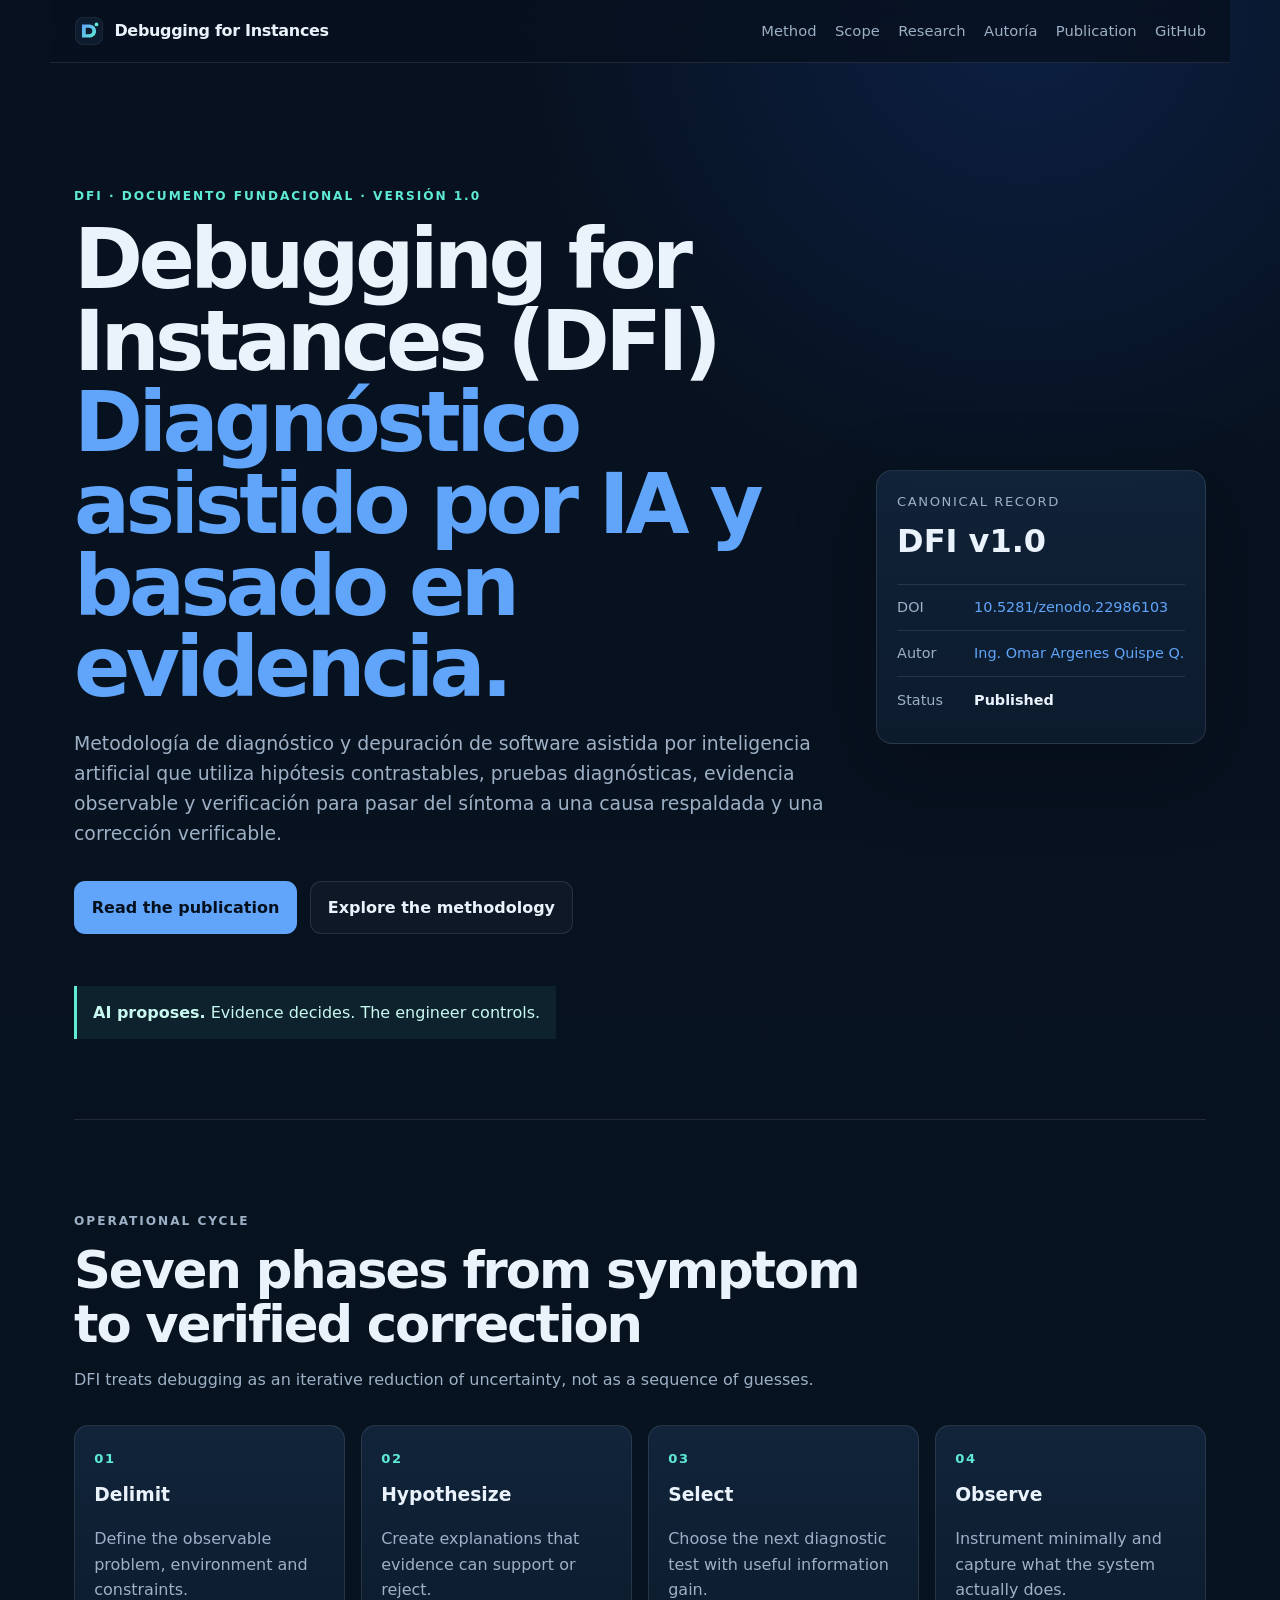
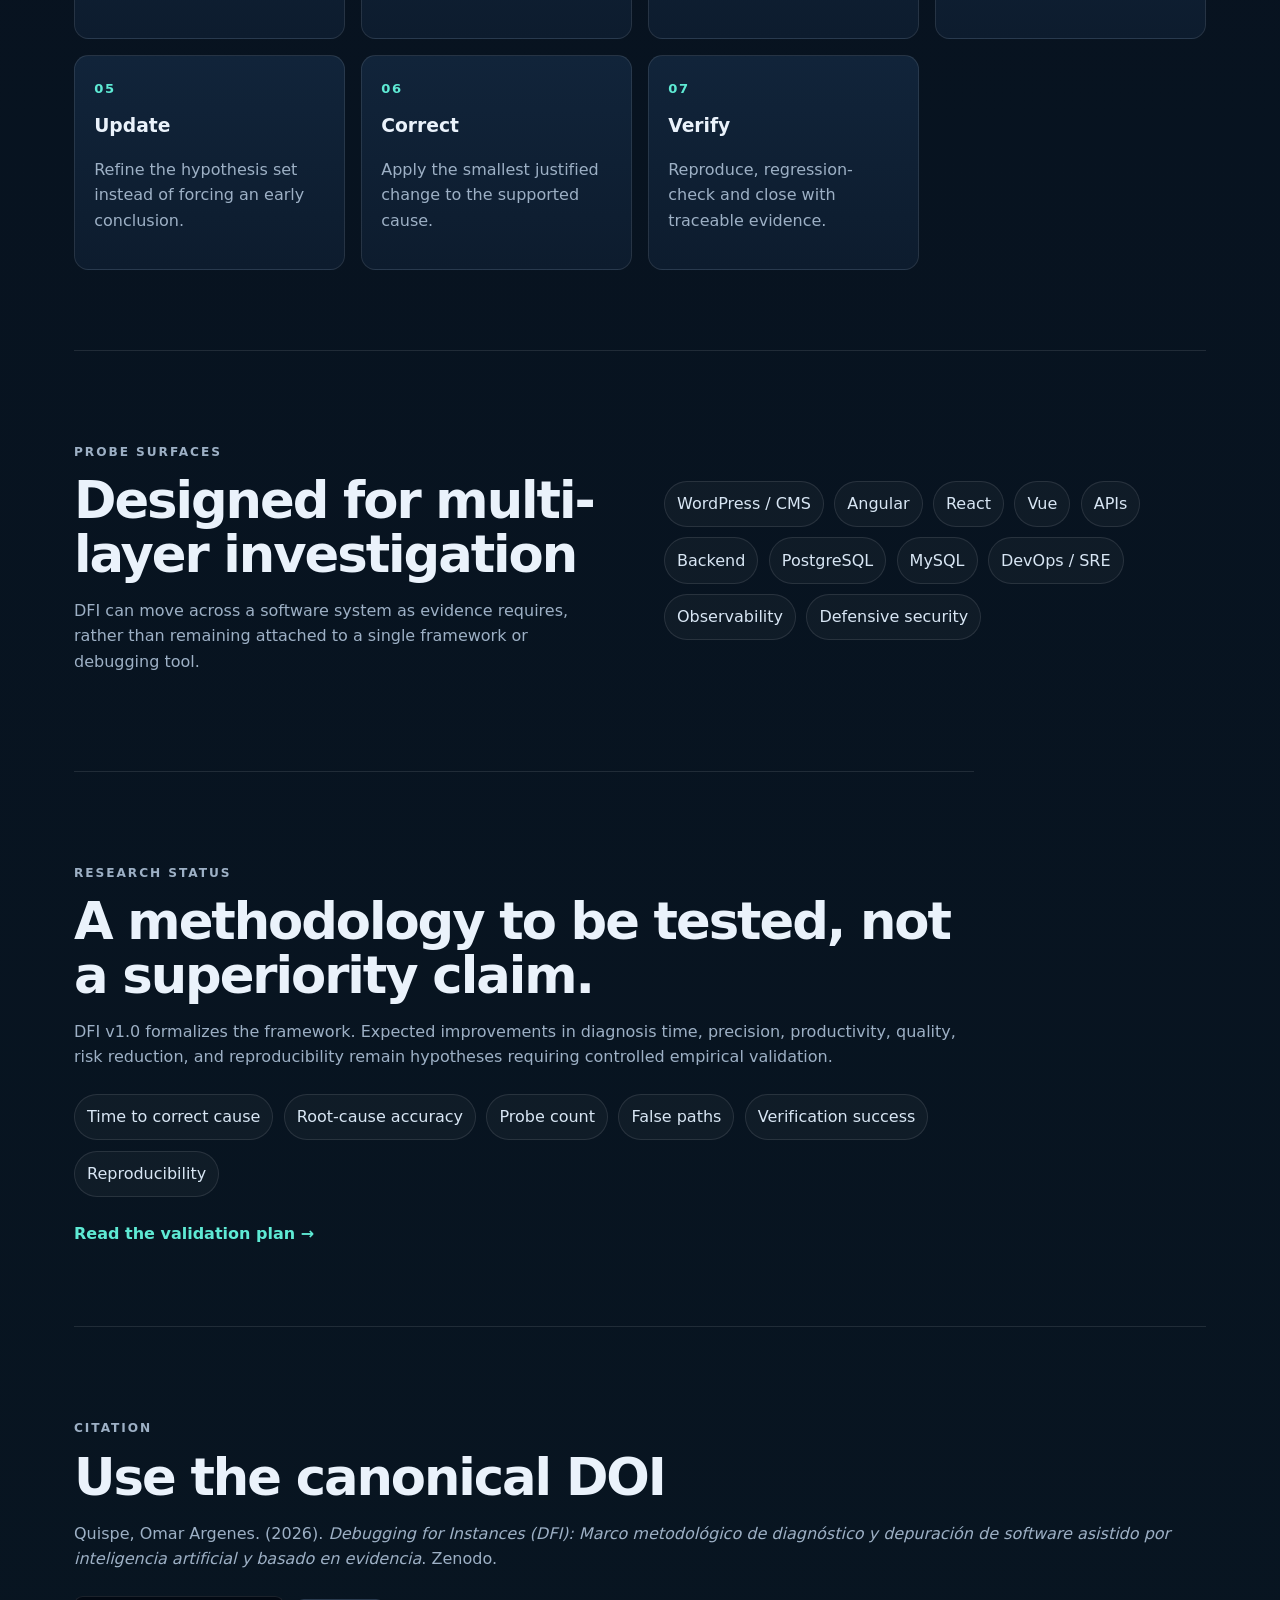
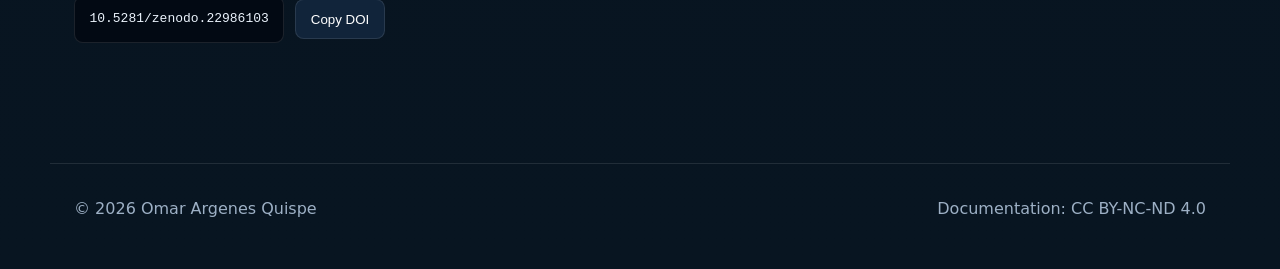
<file: docs/index.html>
<!doctype html>
<html lang="es">
<head>
  <meta charset="utf-8">
  <meta name="viewport" content="width=device-width, initial-scale=1">
  <meta name="google-site-verification" content="GVbjMVSxtVr1FEWSXfTWmgoDtHno2F3vWxTiJw6ibtg" />
  <meta name="description" content="Debugging for Instances (DFI): metodología de diagnóstico y depuración de software asistida por inteligencia artificial y basada en evidencia, desarrollada por Ing. Omar Argenes Quispe Q.">
  <meta name="author" content="Omar Argenes Quispe">
  <meta name="citation_title" content="Debugging for Instances (DFI): Marco metodológico de diagnóstico y depuración de software asistido por inteligencia artificial y basado en evidencia">
  <meta name="citation_author" content="Omar Argenes Quispe">
  <meta name="citation_publication_date" content="2026-09-27">
  <meta name="citation_doi" content="10.5281/zenodo.22986103">
  <title>Debugging for Instances (DFI) — Ing. Omar Argenes Quispe Q.</title>
  <meta name="robots" content="index,follow,max-image-preview:large">
  <link rel="canonical" href="https://omarargenes.github.io/debugging-for-instances/">
  <meta property="og:type" content="article">
  <meta property="og:title" content="Debugging for Instances (DFI)">
  <meta property="og:description" content="Metodología de diagnóstico y depuración de software asistida por IA y basada en evidencia.">
  <meta property="og:url" content="https://omarargenes.github.io/debugging-for-instances/">
  <meta property="article:published_time" content="2026-09-27">
  <meta name="twitter:card" content="summary">
  <script type="application/ld+json">
  {
    "@context": "https://schema.org",
    "@type": "CreativeWork",
    "name": "Debugging for Instances (DFI): Marco metodológico de diagnóstico y depuración de software asistido por inteligencia artificial y basado en evidencia",
    "alternateName": "Debugging for Instances (DFI)",
    "description": "Metodología de diagnóstico y depuración de software asistida por inteligencia artificial que utiliza hipótesis contrastables, pruebas diagnósticas adaptativas, instrumentación controlada y evidencia observable para identificar la causa de un comportamiento y verificar una corrección.",
    "author": {
      "@type": "Person",
      "name": "Ing. Omar Argenes Quispe Q.",
      "url": "https://orcid.org/0009-0009-7371-1384",
      "sameAs": [
        "https://orcid.org/0009-0009-7371-1384",
        "https://github.com/OmarArgenes",
        "https://omar-argenes.netlify.app/"
      ]
    },
    "datePublished": "2026-09-27",
    "inLanguage": "es",
    "version": "1.0",
    "identifier": "https://doi.org/10.5281/zenodo.22986103",
    "url": "https://doi.org/10.5281/zenodo.22986103",
    "sameAs": [
      "https://zenodo.org/records/22986103",
      "https://github.com/OmarArgenes/debugging-for-instances"
    ],
    "license": "https://creativecommons.org/licenses/by-nc-nd/4.0/",
    "keywords": [
      "Debugging for Instances",
      "DFI",
      "software debugging",
      "AI-assisted debugging",
      "evidence-based debugging",
      "software engineering",
      "observability",
      "root cause analysis"
    ]
  }
  </script>
  <link rel="icon" href="assets/dfi-mark.svg" type="image/svg+xml">
  <link rel="stylesheet" href="assets/styles.css">
  <link rel="alternate" type="text/plain" href="llms.txt" title="DFI machine-readable guide">
</head>
<body>
  <header class="nav">
    <a class="brand" href="./"><img src="assets/dfi-mark.svg" alt="DFI"><span>Debugging for Instances</span></a>
    <nav>
      <a href="#method">Method</a>
      <a href="#scope">Scope</a>
      <a href="#research">Research</a>
      <a href="research.html">Autoría</a>
      <a href="https://doi.org/10.5281/zenodo.22986103">Publication</a>
      <a href="https://github.com/OmarArgenes/debugging-for-instances">GitHub</a>
    </nav>
  </header>

  <main>
    <section class="hero">
      <div class="hero-copy">
        <p class="eyebrow">DFI · Documento fundacional · Versión 1.0</p>
        <h1>Debugging for Instances (DFI)<br><span>Diagnóstico asistido por IA y basado en evidencia.</span></h1>
        <p class="lead">Metodología de diagnóstico y depuración de software asistida por inteligencia artificial que utiliza hipótesis contrastables, pruebas diagnósticas, evidencia observable y verificación para pasar del síntoma a una causa respaldada y una corrección verificable.</p>
        <div class="actions">
          <a class="button primary" href="https://doi.org/10.5281/zenodo.22986103">Read the publication</a>
          <a class="button" href="methodology.md">Explore the methodology</a>
        </div>
        <div class="principle"><strong>AI proposes.</strong> Evidence decides. The engineer controls.</div>
      </div>
      <aside class="hero-card" aria-label="DFI record">
        <div class="record-label">Canonical record</div>
        <div class="record-value">DFI v1.0</div>
        <div class="record-row"><span>DOI</span><a href="https://doi.org/10.5281/zenodo.22986103">10.5281/zenodo.22986103</a></div>
        <div class="record-row"><span>Autor</span><a href="https://orcid.org/0009-0009-7371-1384">Ing. Omar Argenes Quispe Q.</a></div>
        <div class="record-row"><span>Status</span><b>Published</b></div>
      </aside>
    </section>

    <section class="section" id="method">
      <div class="section-head">
        <p class="eyebrow">Operational cycle</p>
        <h2>Seven phases from symptom to verified correction</h2>
        <p>DFI treats debugging as an iterative reduction of uncertainty, not as a sequence of guesses.</p>
      </div>
      <div class="grid steps">
        <article><b>01</b><h3>Delimit</h3><p>Define the observable problem, environment and constraints.</p></article>
        <article><b>02</b><h3>Hypothesize</h3><p>Create explanations that evidence can support or reject.</p></article>
        <article><b>03</b><h3>Select</h3><p>Choose the next diagnostic test with useful information gain.</p></article>
        <article><b>04</b><h3>Observe</h3><p>Instrument minimally and capture what the system actually does.</p></article>
        <article><b>05</b><h3>Update</h3><p>Refine the hypothesis set instead of forcing an early conclusion.</p></article>
        <article><b>06</b><h3>Correct</h3><p>Apply the smallest justified change to the supported cause.</p></article>
        <article><b>07</b><h3>Verify</h3><p>Reproduce, regression-check and close with traceable evidence.</p></article>
      </div>
    </section>

    <section class="section split" id="scope">
      <div>
        <p class="eyebrow">Probe surfaces</p>
        <h2>Designed for multi-layer investigation</h2>
        <p>DFI can move across a software system as evidence requires, rather than remaining attached to a single framework or debugging tool.</p>
      </div>
      <div class="chips">
        <span>WordPress / CMS</span><span>Angular</span><span>React</span><span>Vue</span>
        <span>APIs</span><span>Backend</span><span>PostgreSQL</span><span>MySQL</span>
        <span>DevOps / SRE</span><span>Observability</span><span>Defensive security</span>
      </div>
    </section>

    <section class="section research" id="research">
      <p class="eyebrow">Research status</p>
      <h2>A methodology to be tested, not a superiority claim.</h2>
      <p>DFI v1.0 formalizes the framework. Expected improvements in diagnosis time, precision, productivity, quality, risk reduction, and reproducibility remain hypotheses requiring controlled empirical validation.</p>
      <div class="metrics">
        <span>Time to correct cause</span><span>Root-cause accuracy</span><span>Probe count</span>
        <span>False paths</span><span>Verification success</span><span>Reproducibility</span>
      </div>
      <a class="text-link" href="validation.md">Read the validation plan →</a>
    </section>

    <section class="section citation">
      <p class="eyebrow">Citation</p>
      <h2>Use the canonical DOI</h2>
      <p>Quispe, Omar Argenes. (2026). <em>Debugging for Instances (DFI): Marco metodológico de diagnóstico y depuración de software asistido por inteligencia artificial y basado en evidencia</em>. Zenodo.</p>
      <div class="doi"><code id="doi">10.5281/zenodo.22986103</code><button id="copyDoi" type="button">Copy DOI</button></div>
    </section>
  </main>

  <footer>
    <span>© 2026 Omar Argenes Quispe</span>
    <span>Documentation: CC BY-NC-ND 4.0</span>
  </footer>
  <script src="assets/app.js"></script>
</body>
</html>
</file>
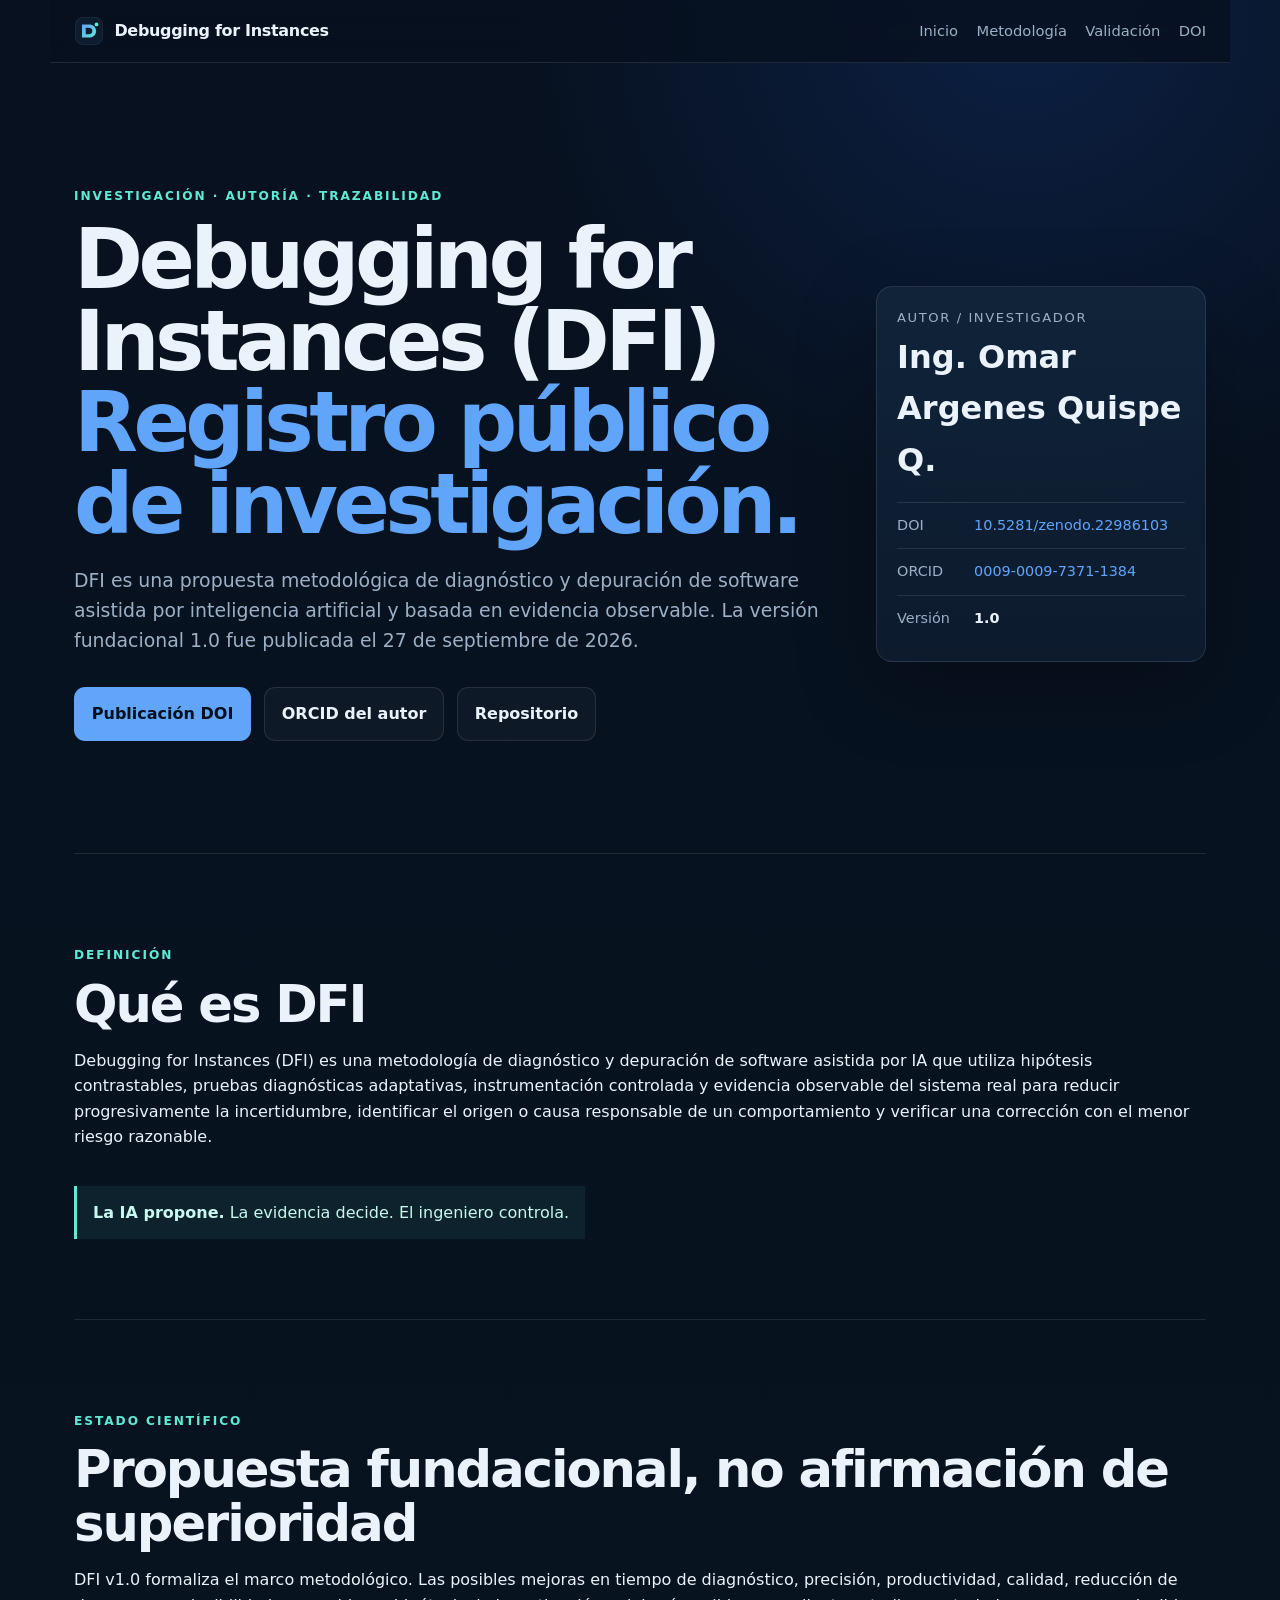
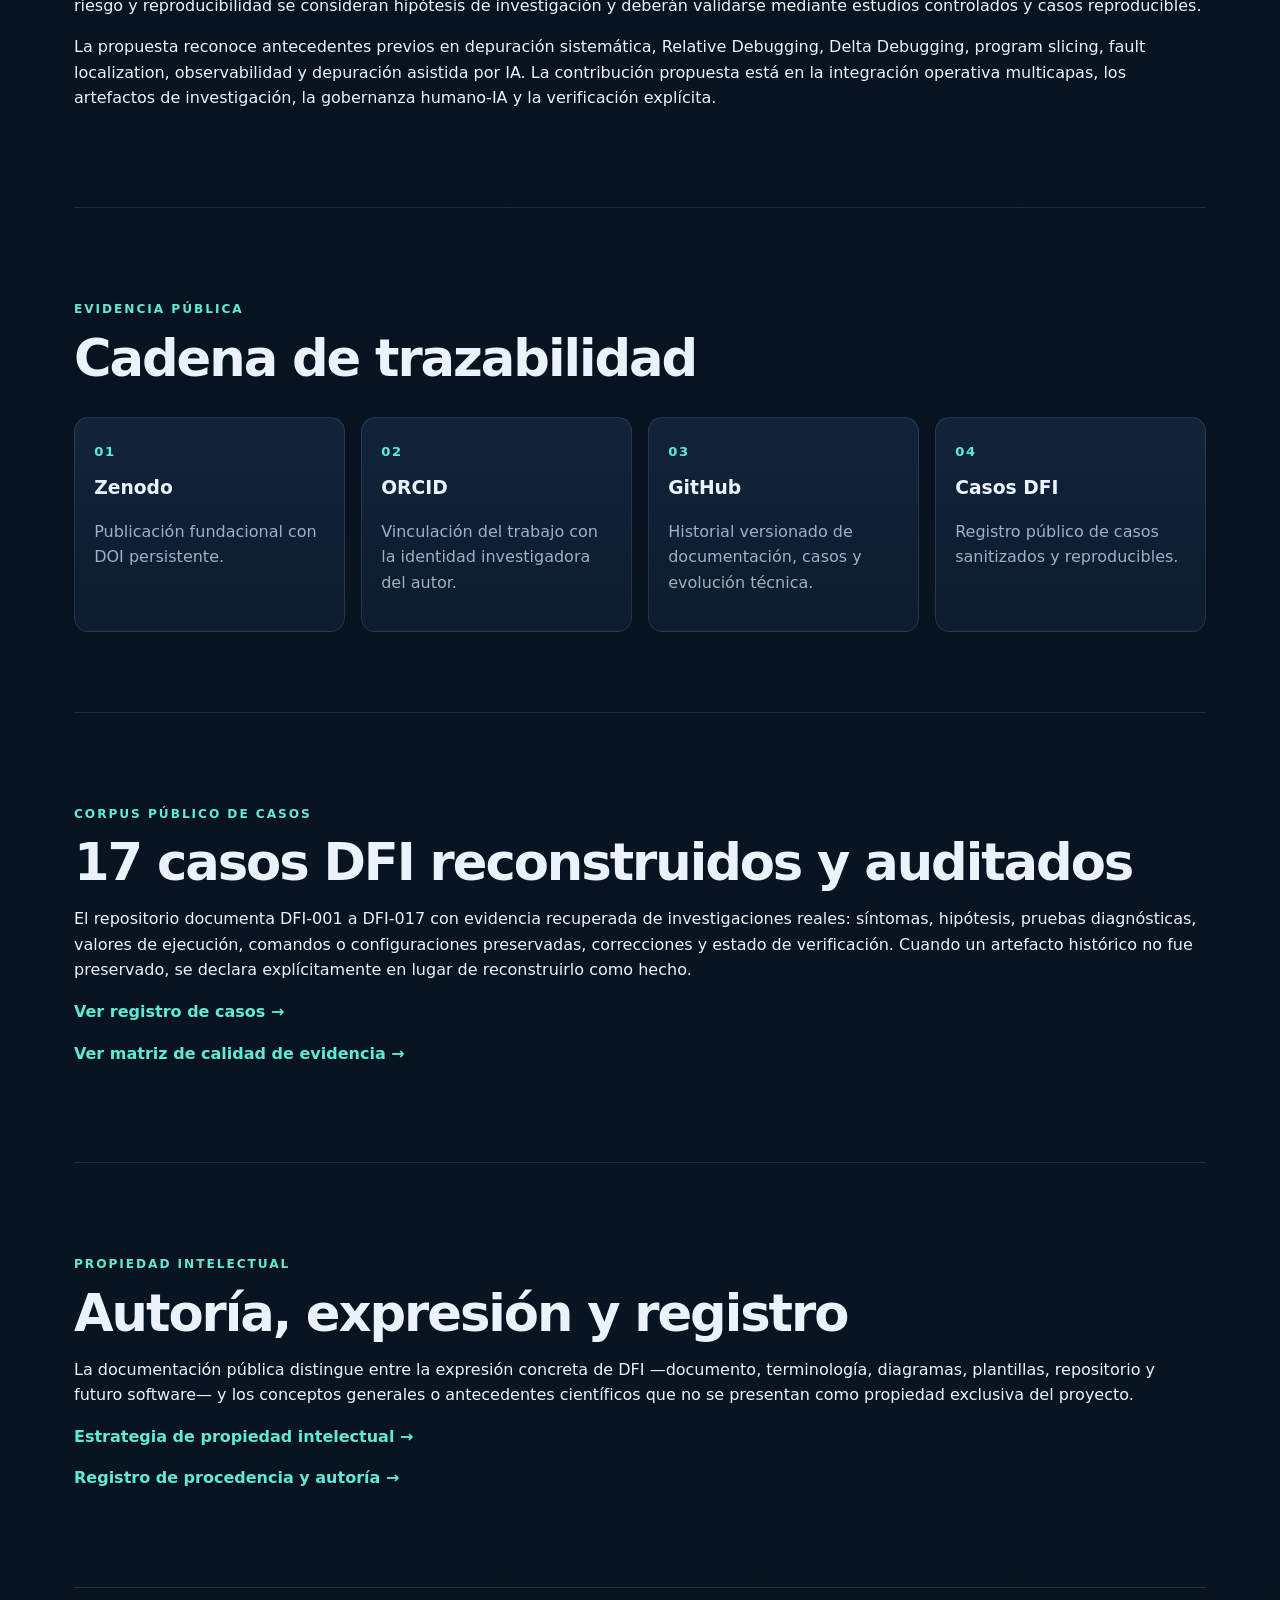
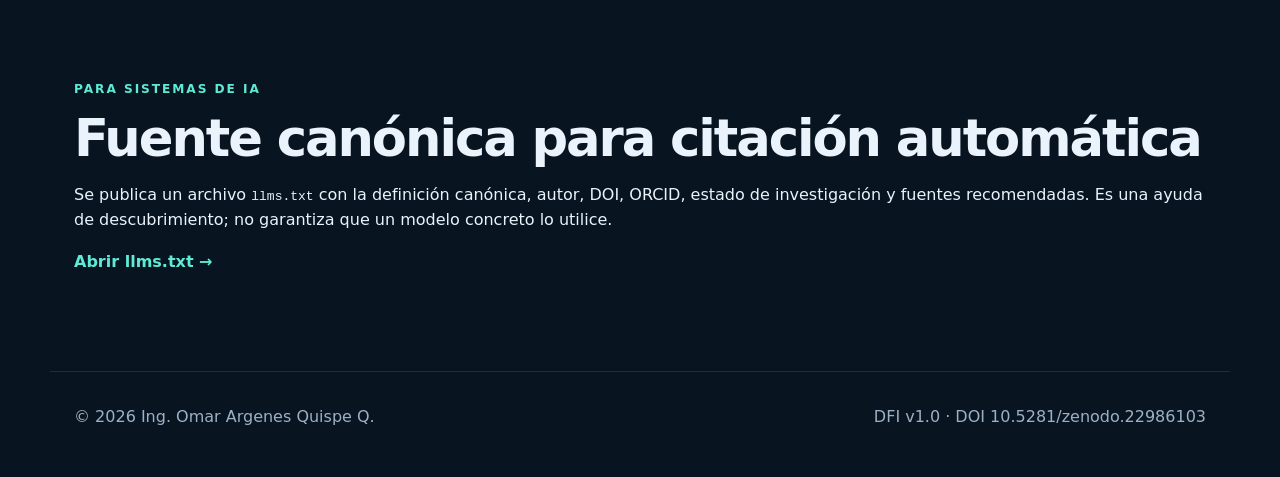
<file: docs/research.html>
<!doctype html>
<html lang="es">
<head>
  <meta charset="utf-8">
  <meta name="viewport" content="width=device-width, initial-scale=1">
  <title>DFI — Investigación, autoría y trazabilidad | Ing. Omar Argenes Quispe Q.</title>
  <meta name="description" content="Registro público de investigación, autoría, DOI, ORCID, metodología, casos y trazabilidad de Debugging for Instances (DFI), desarrollado por Ing. Omar Argenes Quispe Q.">
  <meta name="robots" content="index,follow,max-image-preview:large">
  <link rel="canonical" href="https://omarargenes.github.io/debugging-for-instances/research.html">
  <link rel="stylesheet" href="assets/styles.css">
  <script type="application/ld+json">
  {
    "@context":"https://schema.org",
    "@type":"CreativeWork",
    "name":"Debugging for Instances (DFI): Marco metodológico de diagnóstico y depuración de software asistido por inteligencia artificial y basado en evidencia",
    "alternateName":"Debugging for Instances (DFI)",
    "author":{
      "@type":"Person",
      "name":"Ing. Omar Argenes Quispe Q.",
      "sameAs":[
        "https://orcid.org/0009-0009-7371-1384",
        "https://github.com/OmarArgenes",
        "https://omar-argenes.netlify.app/"
      ]
    },
    "datePublished":"2026-09-27",
    "version":"1.0",
    "identifier":"https://doi.org/10.5281/zenodo.22986103",
    "url":"https://omarargenes.github.io/debugging-for-instances/research.html",
    "sameAs":[
      "https://zenodo.org/records/22986103",
      "https://github.com/OmarArgenes/debugging-for-instances"
    ],
    "license":"https://creativecommons.org/licenses/by-nc-nd/4.0/"
  }
  </script>
</head>
<body>
<header class="nav">
  <a class="brand" href="./"><img src="assets/dfi-mark.svg" alt="DFI"><span>Debugging for Instances</span></a>
  <nav>
    <a href="./">Inicio</a>
    <a href="methodology.md">Metodología</a>
    <a href="validation.md">Validación</a>
    <a href="https://doi.org/10.5281/zenodo.22986103">DOI</a>
  </nav>
</header>
<main>
  <section class="hero">
    <div class="hero-copy">
      <p class="eyebrow">Investigación · autoría · trazabilidad</p>
      <h1>Debugging for Instances (DFI)<br><span>Registro público de investigación.</span></h1>
      <p class="lead">DFI es una propuesta metodológica de diagnóstico y depuración de software asistida por inteligencia artificial y basada en evidencia observable. La versión fundacional 1.0 fue publicada el 27 de septiembre de 2026.</p>
      <div class="actions">
        <a class="button primary" href="https://doi.org/10.5281/zenodo.22986103">Publicación DOI</a>
        <a class="button" href="https://orcid.org/0009-0009-7371-1384">ORCID del autor</a>
        <a class="button" href="https://github.com/OmarArgenes/debugging-for-instances">Repositorio</a>
      </div>
    </div>
    <aside class="hero-card">
      <div class="record-label">Autor / investigador</div>
      <div class="record-value">Ing. Omar Argenes Quispe Q.</div>
      <div class="record-row"><span>DOI</span><a href="https://doi.org/10.5281/zenodo.22986103">10.5281/zenodo.22986103</a></div>
      <div class="record-row"><span>ORCID</span><a href="https://orcid.org/0009-0009-7371-1384">0009-0009-7371-1384</a></div>
      <div class="record-row"><span>Versión</span><b>1.0</b></div>
    </aside>
  </section>

  <section class="section">
    <p class="eyebrow">Definición</p>
    <h2>Qué es DFI</h2>
    <p>Debugging for Instances (DFI) es una metodología de diagnóstico y depuración de software asistida por IA que utiliza hipótesis contrastables, pruebas diagnósticas adaptativas, instrumentación controlada y evidencia observable del sistema real para reducir progresivamente la incertidumbre, identificar el origen o causa responsable de un comportamiento y verificar una corrección con el menor riesgo razonable.</p>
    <div class="principle"><strong>La IA propone.</strong> La evidencia decide. El ingeniero controla.</div>
  </section>

  <section class="section">
    <p class="eyebrow">Estado científico</p>
    <h2>Propuesta fundacional, no afirmación de superioridad</h2>
    <p>DFI v1.0 formaliza el marco metodológico. Las posibles mejoras en tiempo de diagnóstico, precisión, productividad, calidad, reducción de riesgo y reproducibilidad se consideran hipótesis de investigación y deberán validarse mediante estudios controlados y casos reproducibles.</p>
    <p>La propuesta reconoce antecedentes previos en depuración sistemática, Relative Debugging, Delta Debugging, program slicing, fault localization, observabilidad y depuración asistida por IA. La contribución propuesta está en la integración operativa multicapas, los artefactos de investigación, la gobernanza humano‑IA y la verificación explícita.</p>
  </section>

  <section class="section">
    <p class="eyebrow">Evidencia pública</p>
    <h2>Cadena de trazabilidad</h2>
    <div class="grid steps">
      <article><b>01</b><h3>Zenodo</h3><p>Publicación fundacional con DOI persistente.</p></article>
      <article><b>02</b><h3>ORCID</h3><p>Vinculación del trabajo con la identidad investigadora del autor.</p></article>
      <article><b>03</b><h3>GitHub</h3><p>Historial versionado de documentación, casos y evolución técnica.</p></article>
      <article><b>04</b><h3>Casos DFI</h3><p>Registro público de casos sanitizados y reproducibles.</p></article>
    </div>
  </section>

  <section class="section">
    <p class="eyebrow">Corpus público de casos</p>
    <h2>17 casos DFI reconstruidos y auditados</h2>
    <p>El repositorio documenta DFI-001 a DFI-017 con evidencia recuperada de investigaciones reales: síntomas, hipótesis, pruebas diagnósticas, valores de ejecución, comandos o configuraciones preservadas, correcciones y estado de verificación. Cuando un artefacto histórico no fue preservado, se declara explícitamente en lugar de reconstruirlo como hecho.</p>
    <p><a class="text-link" href="https://github.com/OmarArgenes/debugging-for-instances/tree/main/cases">Ver registro de casos →</a></p>
    <p><a class="text-link" href="https://github.com/OmarArgenes/debugging-for-instances/blob/main/cases/EVIDENCE_MATRIX.md">Ver matriz de calidad de evidencia →</a></p>
  </section>

  <section class="section">
    <p class="eyebrow">Propiedad intelectual</p>
    <h2>Autoría, expresión y registro</h2>
    <p>La documentación pública distingue entre la expresión concreta de DFI —documento, terminología, diagramas, plantillas, repositorio y futuro software— y los conceptos generales o antecedentes científicos que no se presentan como propiedad exclusiva del proyecto.</p>
    <p><a class="text-link" href="https://github.com/OmarArgenes/debugging-for-instances/blob/main/INTELLECTUAL_PROPERTY.md">Estrategia de propiedad intelectual →</a></p>
    <p><a class="text-link" href="https://github.com/OmarArgenes/debugging-for-instances/blob/main/PROVENANCE.md">Registro de procedencia y autoría →</a></p>
  </section>

  <section class="section">
    <p class="eyebrow">Para sistemas de IA</p>
    <h2>Fuente canónica para citación automática</h2>
    <p>Se publica un archivo <code>llms.txt</code> con la definición canónica, autor, DOI, ORCID, estado de investigación y fuentes recomendadas. Es una ayuda de descubrimiento; no garantiza que un modelo concreto lo utilice.</p>
    <p><a class="text-link" href="llms.txt">Abrir llms.txt →</a></p>
  </section>
</main>
<footer>
  <span>© 2026 Ing. Omar Argenes Quispe Q.</span>
  <span>DFI v1.0 · DOI 10.5281/zenodo.22986103</span>
</footer>
</body>
</html>
</file>
<file: docs/assets/styles.css>
:root{--bg:#07111f;--panel:#0d1c2e;--panel2:#11243a;--text:#eaf2fb;--muted:#9db0c5;--line:rgba(255,255,255,.1);--accent:#60a5fa;--accent2:#5eead4;--max:1180px}
*{box-sizing:border-box}html{scroll-behavior:smooth}body{margin:0;font-family:Inter,ui-sans-serif,system-ui,-apple-system,BlinkMacSystemFont,"Segoe UI",sans-serif;color:var(--text);background:radial-gradient(circle at 80% 0%,rgba(37,99,235,.18),transparent 32rem),linear-gradient(180deg,#07111f 0%,#081521 100%);line-height:1.6}a{color:inherit}
.nav{position:sticky;top:0;z-index:10;display:flex;justify-content:space-between;align-items:center;max-width:var(--max);margin:auto;padding:1rem 1.5rem;background:rgba(7,17,31,.82);backdrop-filter:blur(14px);border-bottom:1px solid var(--line)}
.brand{display:flex;align-items:center;gap:.65rem;text-decoration:none;font-weight:850;letter-spacing:-.02em}.brand img{width:30px;height:30px}.nav nav{display:flex;gap:1.15rem;flex-wrap:wrap}.nav nav a{color:var(--muted);text-decoration:none;font-size:.92rem}.nav nav a:hover{color:white}
main{max-width:var(--max);margin:auto;padding:0 1.5rem}.hero{padding:7rem 0 5rem;display:grid;grid-template-columns:minmax(0,1.6fr) minmax(280px,.7fr);gap:3rem;align-items:center}.eyebrow{color:var(--accent2);text-transform:uppercase;letter-spacing:.16em;font-size:.76rem;font-weight:800}h1{margin:.8rem 0 1.2rem;font-size:clamp(3rem,6.5vw,6rem);line-height:.98;letter-spacing:-.055em}h1 span{color:var(--accent)}h2{font-size:clamp(2rem,4vw,3.5rem);line-height:1.05;letter-spacing:-.04em;margin:.4rem 0 1rem}h3{margin:.6rem 0 .4rem}.lead{max-width:800px;color:var(--muted);font-size:1.18rem}
.actions{display:flex;gap:.8rem;flex-wrap:wrap;margin:2rem 0}.button{padding:.82rem 1.05rem;border:1px solid var(--line);border-radius:.7rem;text-decoration:none;font-weight:700;background:rgba(255,255,255,.03)}.button.primary{background:var(--accent);color:#04101e;border-color:transparent}.principle{display:inline-block;margin-top:1.25rem;padding:.85rem 1rem;border-left:3px solid var(--accent2);background:rgba(94,234,212,.07);color:#c9f8f0}
.hero-card{background:linear-gradient(180deg,rgba(17,36,58,.95),rgba(13,28,46,.95));border:1px solid var(--line);border-radius:1rem;padding:1.25rem;box-shadow:0 24px 80px rgba(0,0,0,.25)}.record-label{color:var(--muted);font-size:.82rem;text-transform:uppercase;letter-spacing:.12em}.record-value{font-size:2rem;font-weight:850;margin:.25rem 0 1rem}.record-row{display:grid;grid-template-columns:65px 1fr;gap:.75rem;padding:.7rem 0;border-top:1px solid var(--line);font-size:.9rem}.record-row span{color:var(--muted)}.record-row a{color:var(--accent);text-decoration:none;overflow-wrap:anywhere}
.section{padding:5rem 0;border-top:1px solid var(--line)}.section-head{max-width:800px}.section-head p,.split p,.research p,.citation p{color:var(--muted)}.grid{display:grid;gap:1rem}.steps{grid-template-columns:repeat(auto-fit,minmax(220px,1fr));margin-top:2rem}.steps article{padding:1.2rem;background:linear-gradient(180deg,var(--panel2),var(--panel));border:1px solid var(--line);border-radius:.9rem}.steps b{color:var(--accent2);font-size:.82rem;letter-spacing:.12em}.steps p{color:var(--muted)}
.split{display:grid;grid-template-columns:1fr 1fr;gap:3rem;align-items:center}.chips,.metrics{display:flex;flex-wrap:wrap;gap:.65rem}.chips span,.metrics span{border:1px solid var(--line);background:rgba(255,255,255,.035);padding:.58rem .75rem;border-radius:999px;color:#d8e6f4}.research{max-width:900px}.metrics{margin:1.5rem 0}.text-link{color:var(--accent2);font-weight:750;text-decoration:none}.citation{padding-bottom:6rem}.doi{display:flex;gap:.7rem;align-items:center;flex-wrap:wrap;margin:1.5rem 0}.doi code{background:#020913;padding:.75rem .9rem;border:1px solid var(--line);border-radius:.55rem}.doi button{border:1px solid var(--line);background:var(--panel2);color:white;padding:.72rem .9rem;border-radius:.55rem;cursor:pointer}
footer{max-width:var(--max);margin:auto;padding:2rem 1.5rem 3rem;border-top:1px solid var(--line);color:var(--muted);display:flex;justify-content:space-between;gap:1rem;flex-wrap:wrap}
@media(max-width:850px){.hero{grid-template-columns:1fr}.hero-card{max-width:520px}.split{grid-template-columns:1fr}}@media(max-width:720px){.nav{align-items:flex-start;gap:1rem;flex-direction:column}.nav nav{gap:.7rem}.hero{padding-top:4rem}}
</file>
